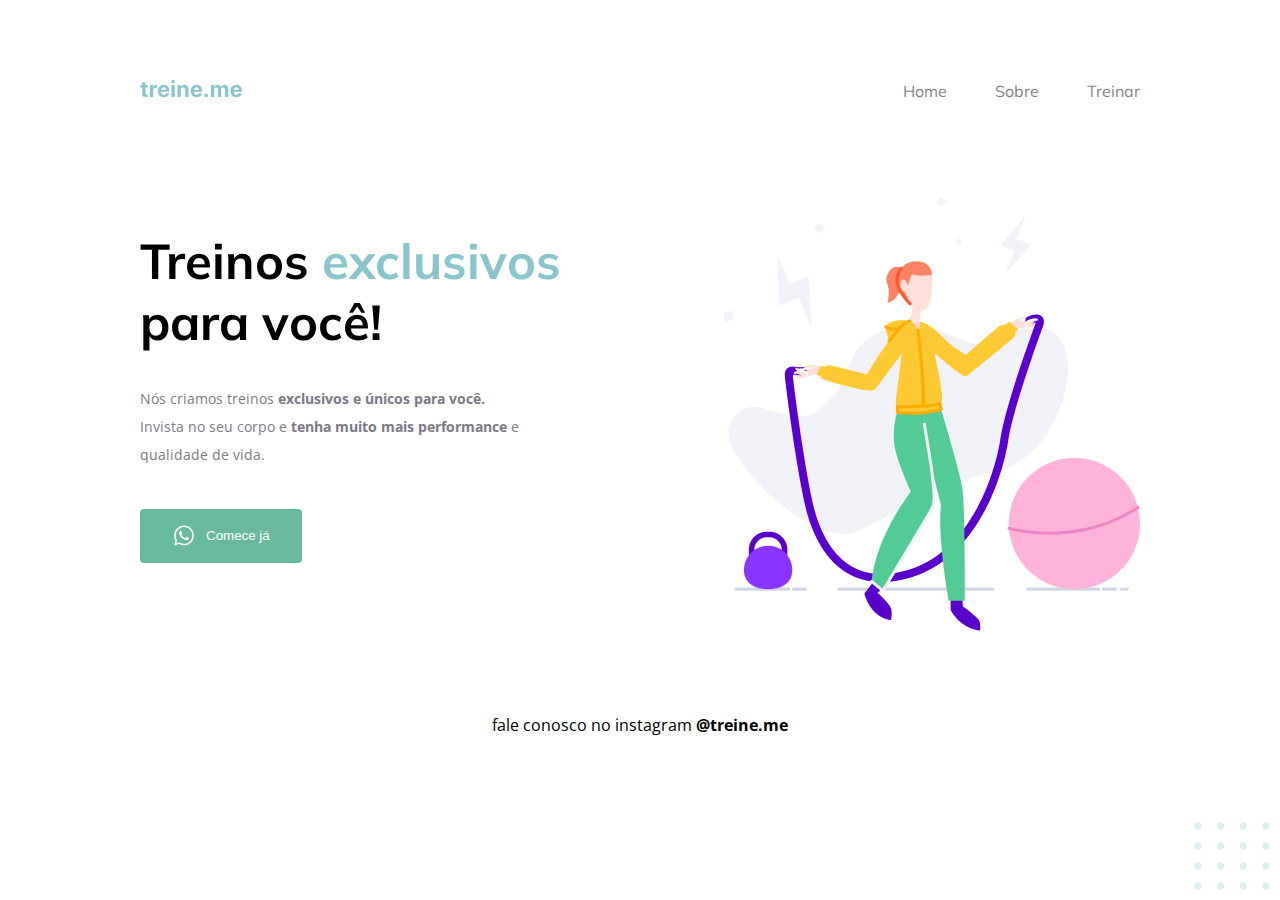
<file: Desafios Stage 02/desafio01/index.html>
<!DOCTYPE html>
<html lang="pt-br">
  <head>
    <link rel="preconnect" href="https://fonts.googleapis.com">
    <link rel="preconnect" href="https://fonts.gstatic.com" crossorigin>

    <meta charset="UTF-8" />
    <meta name="viewport" content="width=device-width, initial-scale=1.0" />
    <title>Treine me</title>

    <link href="https://fonts.googleapis.com/css2?family=Mulish:wght@400;700&family=Open+Sans:wght@400;700&display=swap" rel="stylesheet">

    <link rel="stylesheet" href="style.css">

  </head>
  <body>
    <div class="page">
      <nav>
          <a id="logo" href="#">
            <img src="images/logo.svg" alt="Treine.me" />
          </a>
          <ul>
            <li><a href="#">Home</a></li>
            <li><a href="#">Sobre</a></li>
            <li><a href="#">Treinar</a></li>
          </ul>
      </nav>
      
      <main>
          <section>
            <h1>Treinos <span>exclusivos</span><br>para você!</h1>
            

            <p>
              Nós criamos treinos <strong>exclusivos e únicos para você.</strong></br>
              Invista no seu corpo e <strong>tenha muito mais performance</strong> e<br>qualidade de vida.
            </p>

            <button>
              <img src="images/whats.svg" alt="Ícone do whatsapp">
              Comece já
            </button>

          </section>
          <img src="images/img.png" alt="Desenho de uma mulher pulando corta numa academia.">

      </main>

      <footer>
          fale conosco no instagram <a href="https://instagram.com/treineme" target="_blank"> @treine.me</a>
      </footer>
    </div>

    <img id="balls" src="images/balls.svg" alt="Bolinhas decorativas verdes no canto inferior direito da página.">

  </body>
</html>
</file>
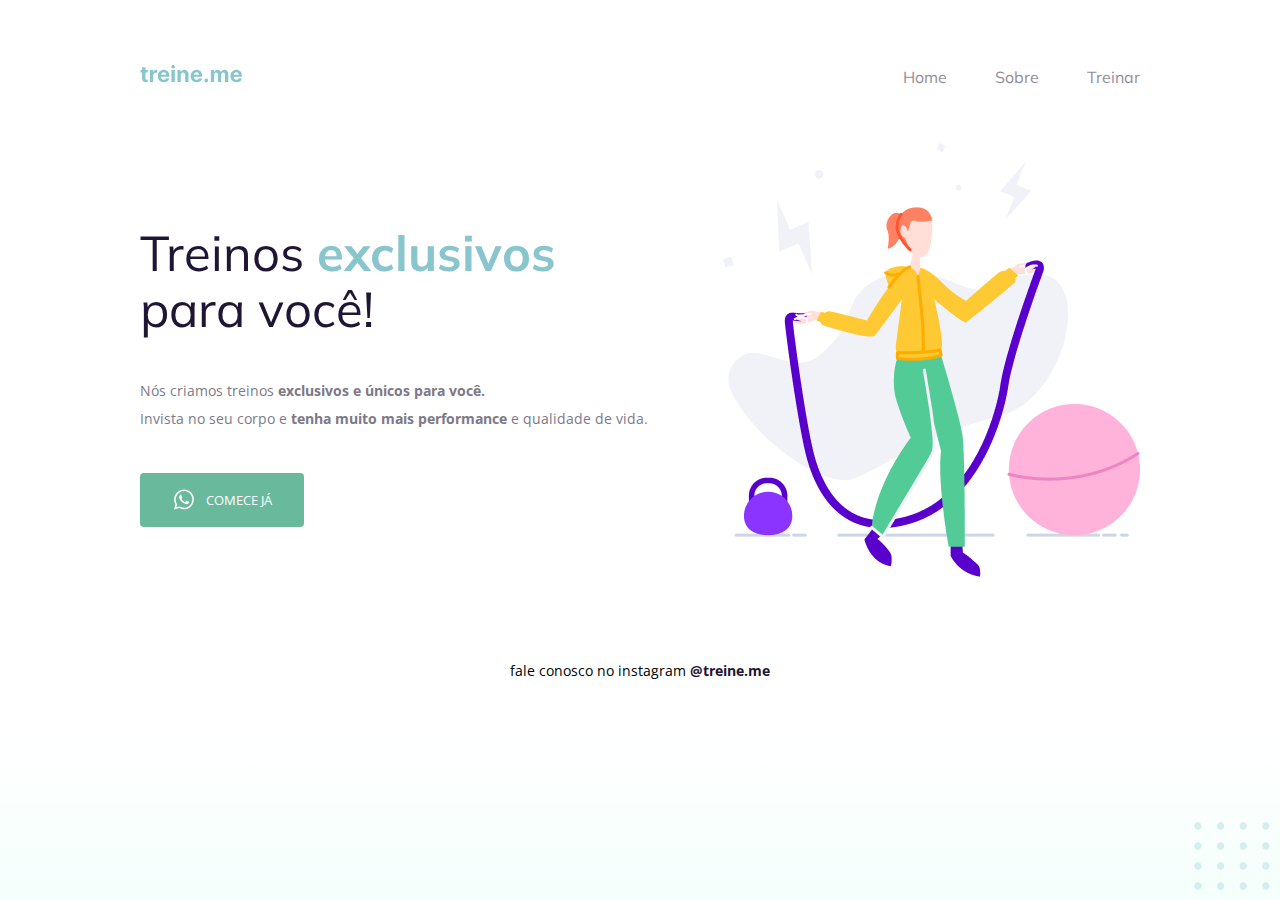
<file: Desafios Stage 02/desafio02/index.html>
<!DOCTYPE html>
<html lang="pt-br">
  <head>
    <link rel="preconnect" href="https://fonts.googleapis.com">
    <link rel="preconnect" href="https://fonts.gstatic.com" crossorigin>

    <meta charset="UTF-8" />
    <meta name="viewport" content="width=device-width, initial-scale=1.0" />
    <title>Treine me</title>

    <link href="https://fonts.googleapis.com/css2?family=Mulish:wght@400;700&family=Open+Sans:wght@400;700&display=swap" rel="stylesheet">

    <link rel="stylesheet" href="style.css">

  </head>
  <body>
    <div class="page">
      <nav>
          <a id="logo" href="#">
            <img src="images/logo.svg" alt="Treine.me" />
          </a>
          <ul>
            <li><a href="#">Home</a></li>
            <li><a href="#">Sobre</a></li>
            <li><a href="#">Treinar</a></li>
          </ul>
      </nav>
    
      <main>
          <section>
            <h1>Treinos <span>exclusivos</span> para você!</h1>


            <p>
              Nós criamos treinos <strong>exclusivos e únicos para você.</strong></br>
              Invista no seu corpo e <strong>tenha muito mais performance</strong> e qualidade de vida.
            </p>

            <button>
                <img src="images/whats.svg" alt="Ícone do whatsapp">
                Comece já
            </button>

          </section>

          <img src="images/img.png" alt="Desenho de uma mulher pulando corta numa academia.">
      
      
      </main>
      
      <footer>
          fale conosco no instagram <a href="https://instagram.com/treineme" target="_blank">@treine.me</a>
      </footer>
    </div>

    <img id="balls" src="images/balls.svg" alt="Bolinhas decorativas verdes no canto inferior direito da página.">

  </body>
</html>
</file>
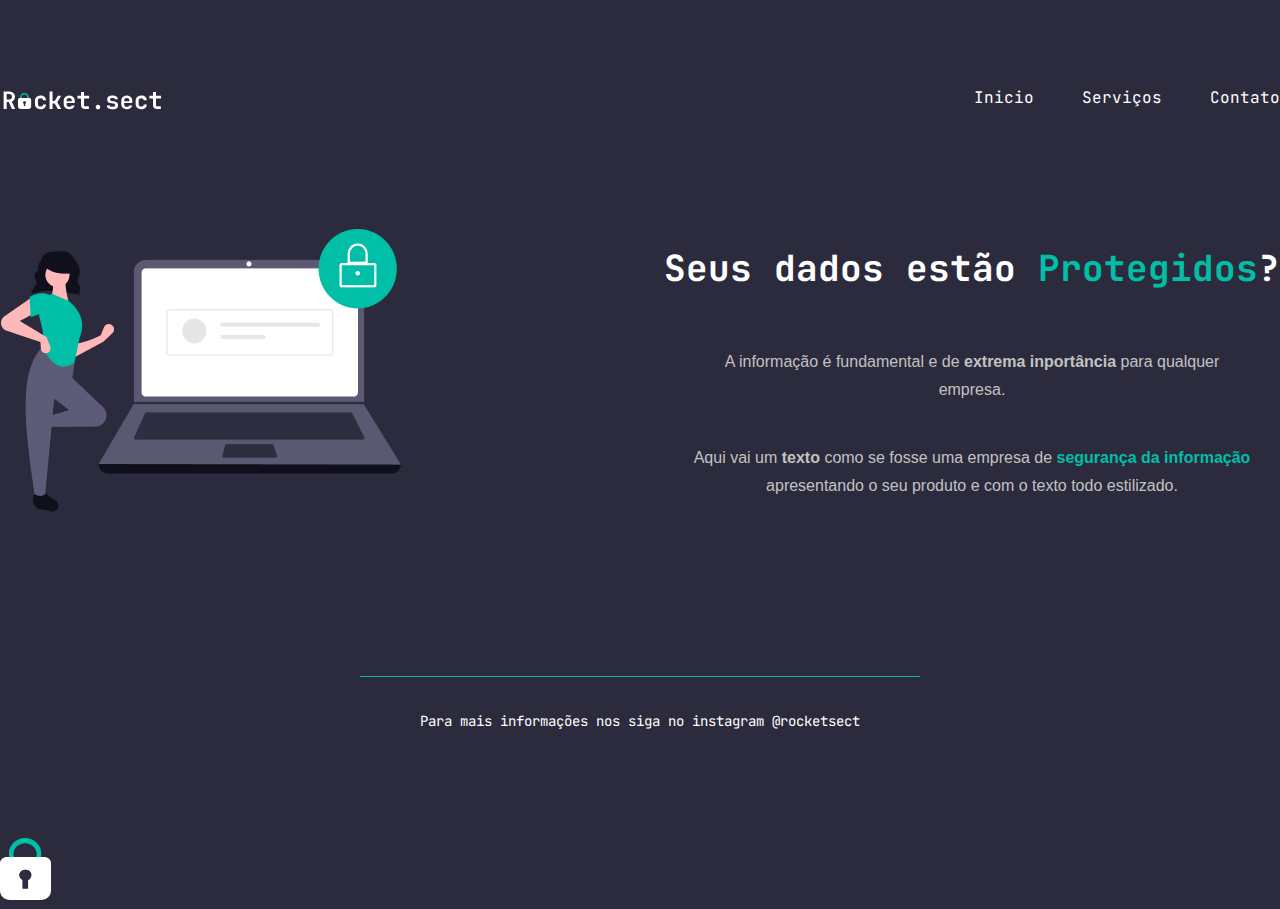
<file: Desafios Stage 02/desafio03/index.html>
<!DOCTYPE html>
<html lang="pt-br">
<head>
    <meta charset="UTF-8">
    <meta name="viewport" content="width=device-width, initial-scale=1.0">
    <title>Document</title>
    <link rel="stylesheet" href="style.css">
</head>
<body>
    <div class="container">
        <nav>
            <img src="./images/logo.svg" alt="logo rocket sect">
            <ul>
                <li><a href="#">Inicio</a></li>
                <li><a href="#">Serviços</a></li>
                <li><a href="#">Contato</a></li>
            </ul>
        </nav>
        <main>
            <img src="./images/img1.png" alt="imagem de uma mulher ao lado de um computador protegido">
            <section>
                
                <h1>Seus dados estão <span>Protegidos</span>?</h1>

                <p>
                    A informação é fundamental e de <strong>extrema inportância</strong> para qualquer<br>empresa.
                </p>
                <p class="paragraph">
                    Aqui vai um <strong>texto</strong> como se fosse uma empresa de <span>segurança da informação</span><br>
                    apresentando o seu produto e com o texto todo estilizado.
                </p>
            </section>
        </main>
        <footer>
            <p>Para mais informações nos siga no instagram <a href="#"></a>@rocketsect</p>
        </footer>
        <img id="cadeado" src="./images/padlock.svg" alt="imagem de um cadeado trancado">
    </div>
</body>
</html>
</file>
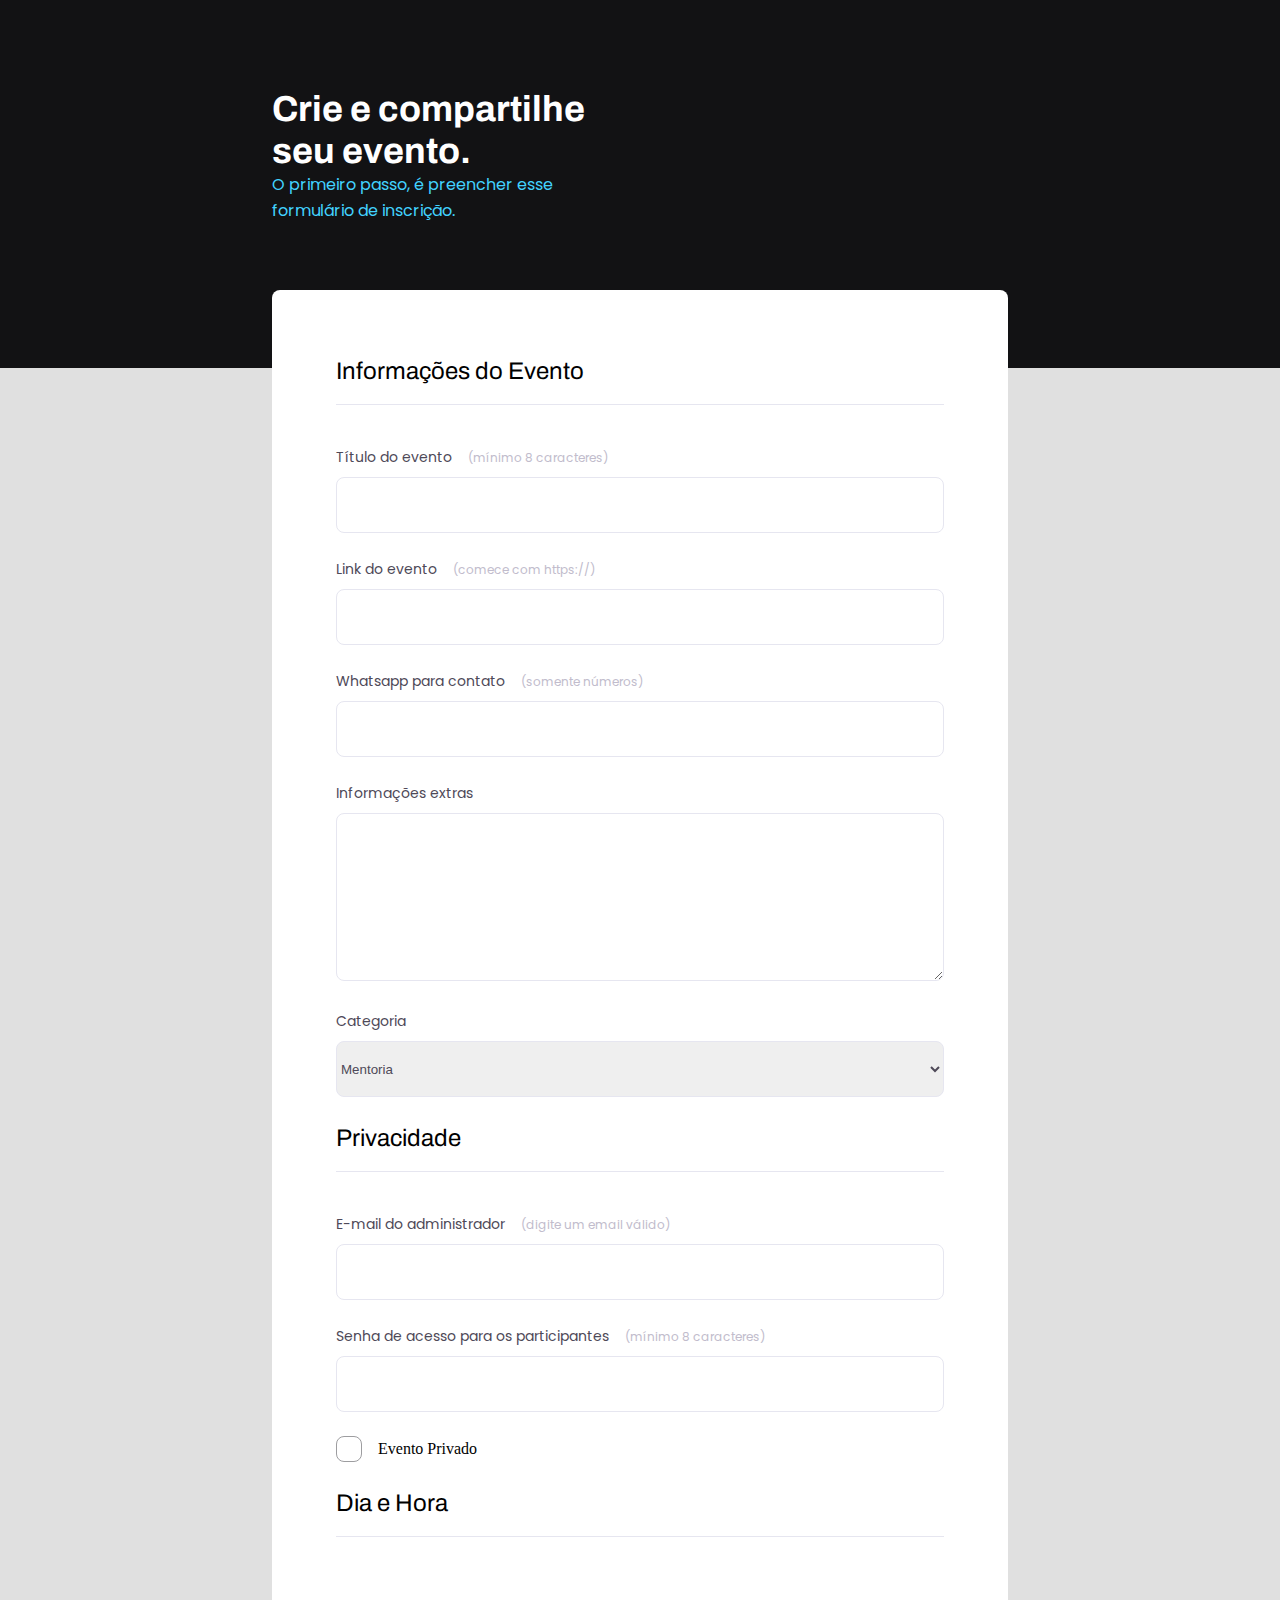
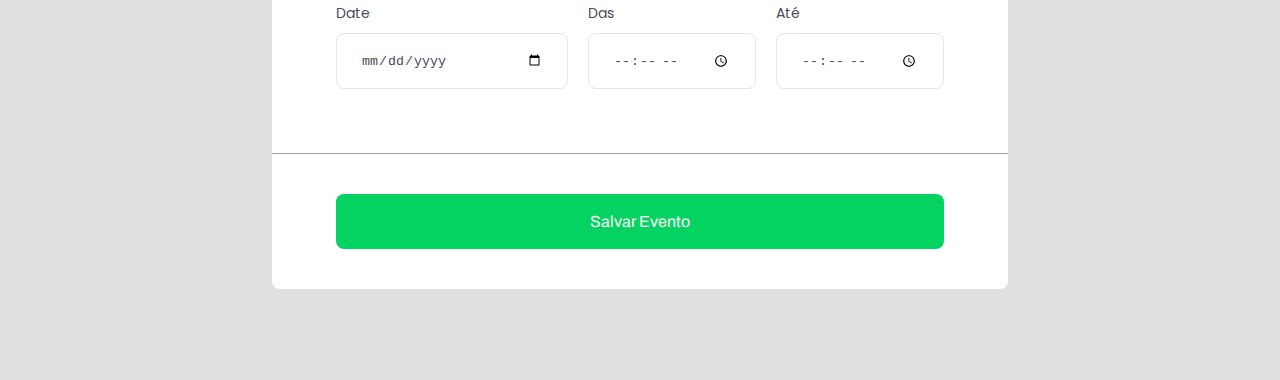
<file: Stage 03/Desafio 1/index.html>
<!DOCTYPE html>
<html lang="en">
<head>
    <meta charset="UTF-8">
    <meta http-equiv="X-UA-Compatible" content="IE=edge">
    <meta name="viewport" content="width=device-width, initial-scale=1.0">
    <title>Document</title>
    <link rel="stylesheet" href="style.css">
</head>
<body>
    <div class="container">
        <header>
            <h1>
                Crie e compartilhe seu evento.
            </h1>
            <p>O primeiro passo, é preencher esse formulário de inscrição.</p>
        </header>
        <form id="my-form">

            <div class="content-wrapper">
                <fieldset>
                    <legend>Informações do Evento</legend>
                    <label for="event-title">
                        Título do evento <span>(mínimo 8 caracteres)</span>
                    </label>
                    <input type="text" required minlength="8" id="event-title">
                </fieldset>
            </div>

            <div class="content-wrapper">
                <fieldset>
                    <label for="event-link">
                        Link do evento <span>(comece com https://)</span>
                    </label>
                    <input type="url" required id="event-link">
                </fieldset>
            </div>

            <div class="content-wrapper">
                <fieldset>
                    <label for="event-contat">
                        Whatsapp para contato <span>(somente números)</span>
                    </label>
                    <input type="number" required id="event-contat">
                </fieldset>
            </div>

            <div class="content-wrapper">
                <fieldset>
                    <label for="event-info">
                        Informações extras
                    </label>
                    <textarea id="event-info"></textarea>
                </fieldset>
            </div>

            <div class="content-wrapper">
                <fieldset>
                    <label for="event-categoria">
                        Categoria
                    </label>
                    <select>
                        <optgroup label="Tipo do Evento">
                            <option value="Mentoria">Mentoria</option>
                            <option value="Teatro">Teatro</option>
                            <option value="Podcast">Podcast</option>
                            <option value="Live">Live</option>
                        </optgroup>
                    </select>
                </fieldset>
            </div>

            <div class="content-wrapper">
                <fieldset>
                    <legend>Privacidade</legend>
                    <label for="event-email">
                        E-mail do administrador <span>(digite um email válido)</span>
                    </label>
                    <input type="email" required id="event-email">
                </fieldset>
            </div>

            <div class="content-wrapper">
                <fieldset>
                    <label for="event-pass">
                        Senha de acesso para os participantes <span>(mínimo 8 caracteres)</span>
                    </label>
                    <input type="password" required id="event-pass">
                </fieldset>
            </div>

            <div class="checkbox-wrapper">
                <input type="checkbox" id="event-privacity">
                <label for="event-privacity">Evento Privado</label>
            </div>

            <fieldset>
                <legend>Dia e Hora</legend>
            </fieldset>
            

            <div class="group-inputs">
                <div class="content-wrapper">
                    <fieldset>
                        <label for="event-date">
                            Date
                        </label>
                        <input type="date" required id="event-date">
                    </fieldset>
                </div>

                <div class="content-wrapper">
                    <fieldset>
                        <label for="event-begin">
                            Das
                        </label>
                        <input type="time" required id="event-begin">
                    </fieldset>
                </div>

                <div class="content-wrapper">
                    <fieldset>
                        <label for="event-end">
                            Até
                        </label>
                        <input type="time" required id="event-end">
                    </fieldset>
                </div>

            </div>

        </form>

    </div>
<footer>
    <input class="button" type="submit" value="Salvar Evento" form="my-form">
</footer>
</body>
</html>
</file>
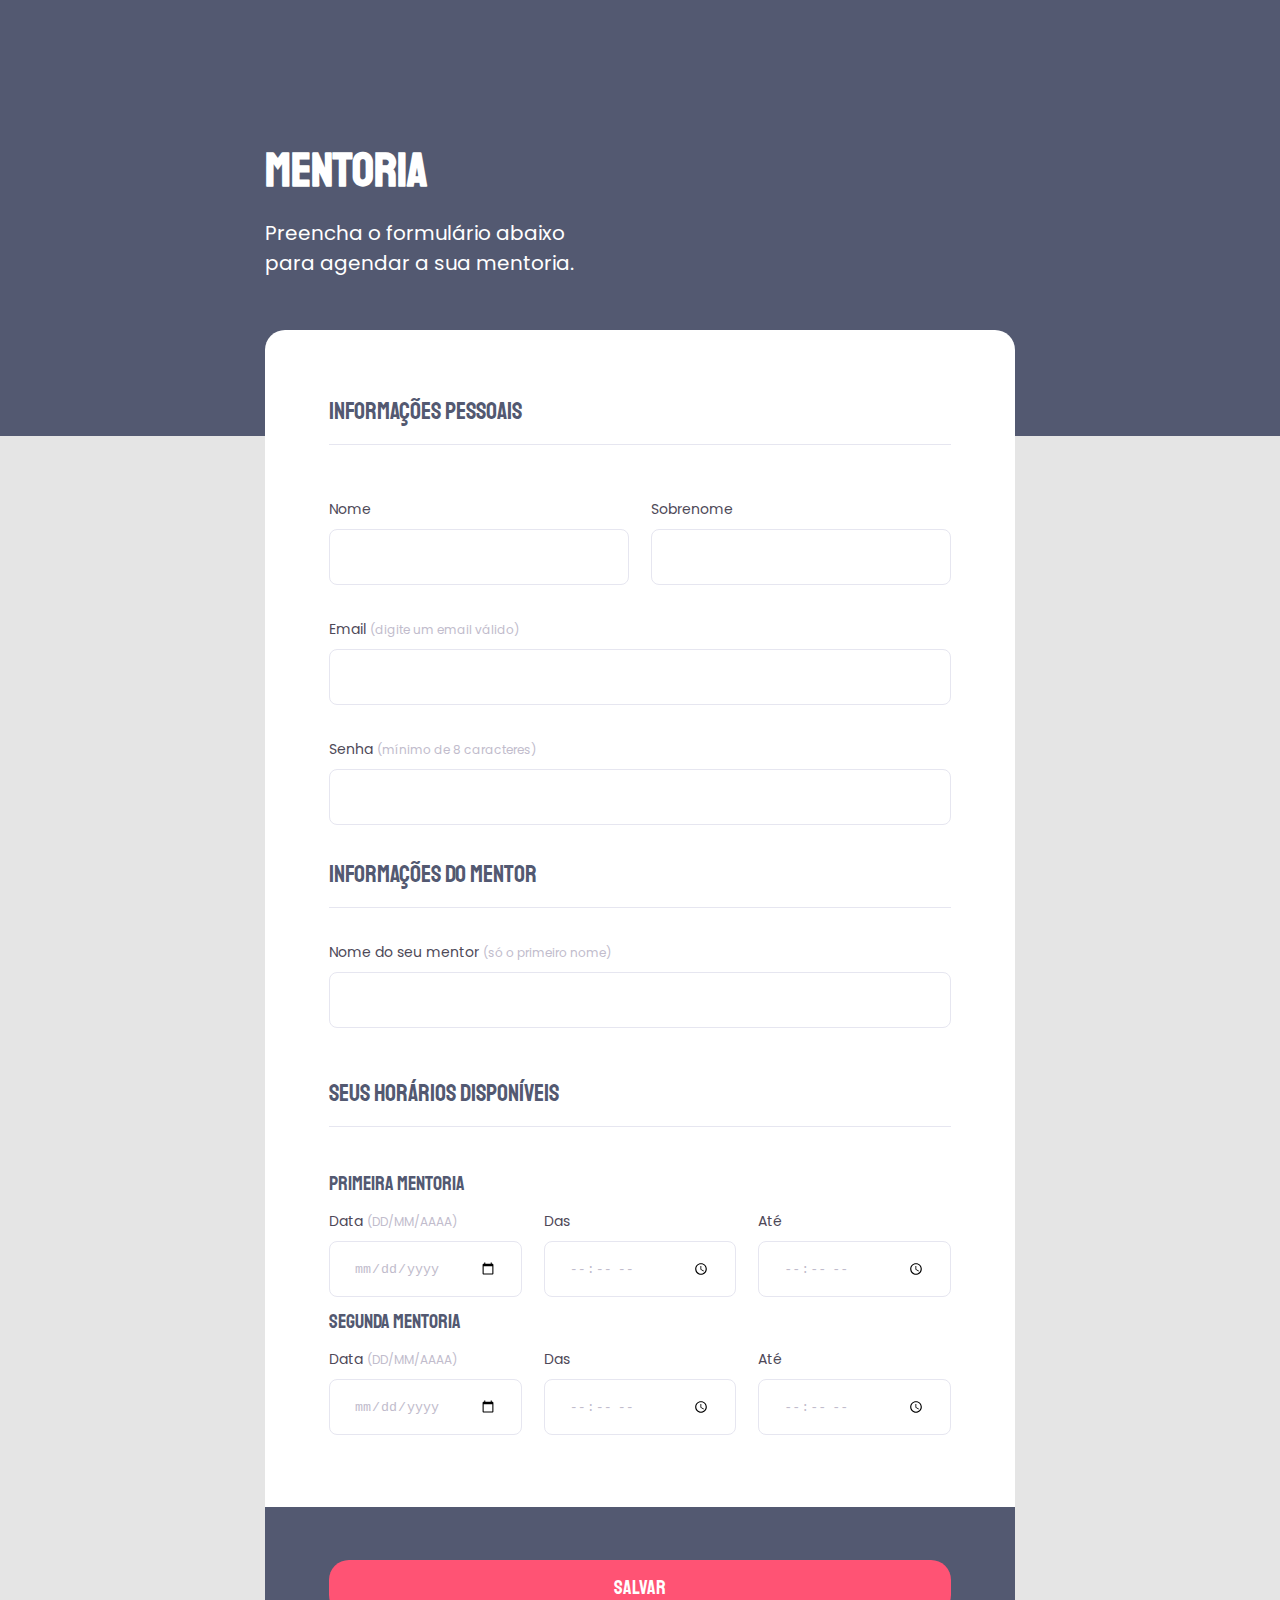
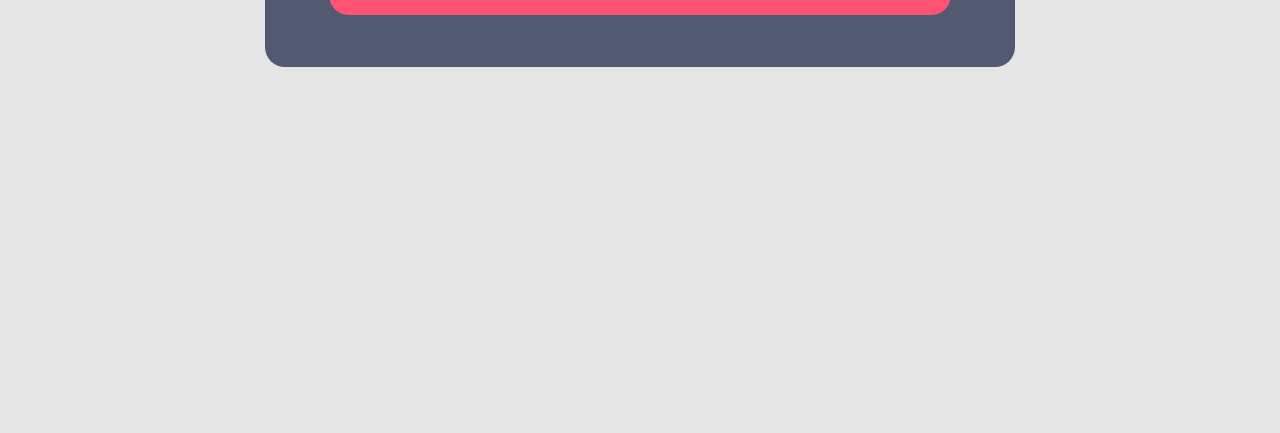
<file: Stage 03/Desafio 2/index.html>
<!DOCTYPE html>
<html lang="pt-br">
<head>
    <meta charset="UTF-8">
    <meta name="viewport" content="width=device-width, initial-scale=1.0">
    <title>Mentoria</title>
    <link rel="stylesheet" href="style.css">
</head>
<body>
    <div class="container">
        <header>
            <h1>Mentoria</h1>
            <p>
                Preencha o formulário abaixo para agendar a sua mentoria.
            </p>
        </header>
        <form id="my-form">

            <fieldset>
                <legend>Informações Pessoais</legend>
            </fieldset>

            <div class="input-group">
                <div class="content-wrapper">
                    <fieldset>
                        <label for="form-name">
                            Nome
                        </label>
                        <input type="text" id="form-name" required>
                    </fieldset>
                </div>

                <div class="content-wrapper">
                    <fieldset>
                        <label for="form-2ndname">
                            Sobrenome
                        </label>
                        <input type="text" id="form-2ndname" required>
                    </fieldset>
                </div>
            </div>

            <div class="content-wrapper">
                <fieldset>
                    <label for="form-email">
                        Email <span>(digite um email válido)</span>
                    </label>
                    <input type="email" id="form-email" required>
                </fieldset>
            </div>

            <div class="content-wrapper">
                <fieldset>
                    <label for="form-pass">
                        Senha <span>(mínimo de 8 caracteres)</span>
                    </label>
                    <input type="password" id="form-pass" required minlength="8">
                </fieldset>
            </div>

            <div class="content-wrapper">
                <fieldset>
                    <legend>Informações do Mentor</legend>

                    <label for="mentor-name">
                        Nome do seu mentor <span>(só o primeiro nome)</span>
                    </label>
                    <input type="text" id="mentor-name" required>
                </fieldset>
            </div>

            <fieldset class="title-hour">
                <legend>Seus horários disponíveis</legend>
            </fieldset>

            <div class="titles-column">
                <fieldset>
                    <legend>Primeira Mentoria</legend>
                </fieldset>
                
                <div class="input-group">

                    <div class="content-wrapper">
                        <fieldset>
                            <label for="form-date">
                                Data <span>(DD/MM/AAAA)</span>
                            </label>
                            <input type="date" id="form-date" required>
                        </fieldset>
                    </div>

                    <div class="content-wrapper">
                        <fieldset>
                            <label for="form-begin">
                                Das
                            </label>
                            <input type="time" id="form-begin" required>
                        </fieldset>
                    </div>

                    <div class="content-wrapper">
                        <fieldset>
                            <label for="form-end">
                                Até
                            </label>
                            <input type="time" id="form-end" required>
                        </fieldset>
                    </div>

                </div>
            
                <fieldset>
                    <legend>Segunda Mentoria</legend>
                </fieldset>

                <div class="input-group">

                    <div class="content-wrapper">
                        <fieldset>
                            <label for="form-date2">
                                Data <span>(DD/MM/AAAA)</span>
                            </label>
                            <input type="date" id="form-date2" required>
                        </fieldset>
                    </div>

                    <div class="content-wrapper">
                        <fieldset>
                            <label for="form-begin2">
                                Das
                            </label>
                            <input type="time" id="form-begin2" required>
                        </fieldset>
                    </div>

                    <div class="content-wrapper">
                        <fieldset>
                            <label for="form-end2">
                                Até
                            </label>
                            <input type="time" id="form-end2" required>
                        </fieldset>
                    </div>

                </div>

                
            </div>

        </form>
    </div>
    <footer>
        <input type="submit" value="salvar" class="button" form="my-form">
    </footer> 
</body>
</html>
</file>
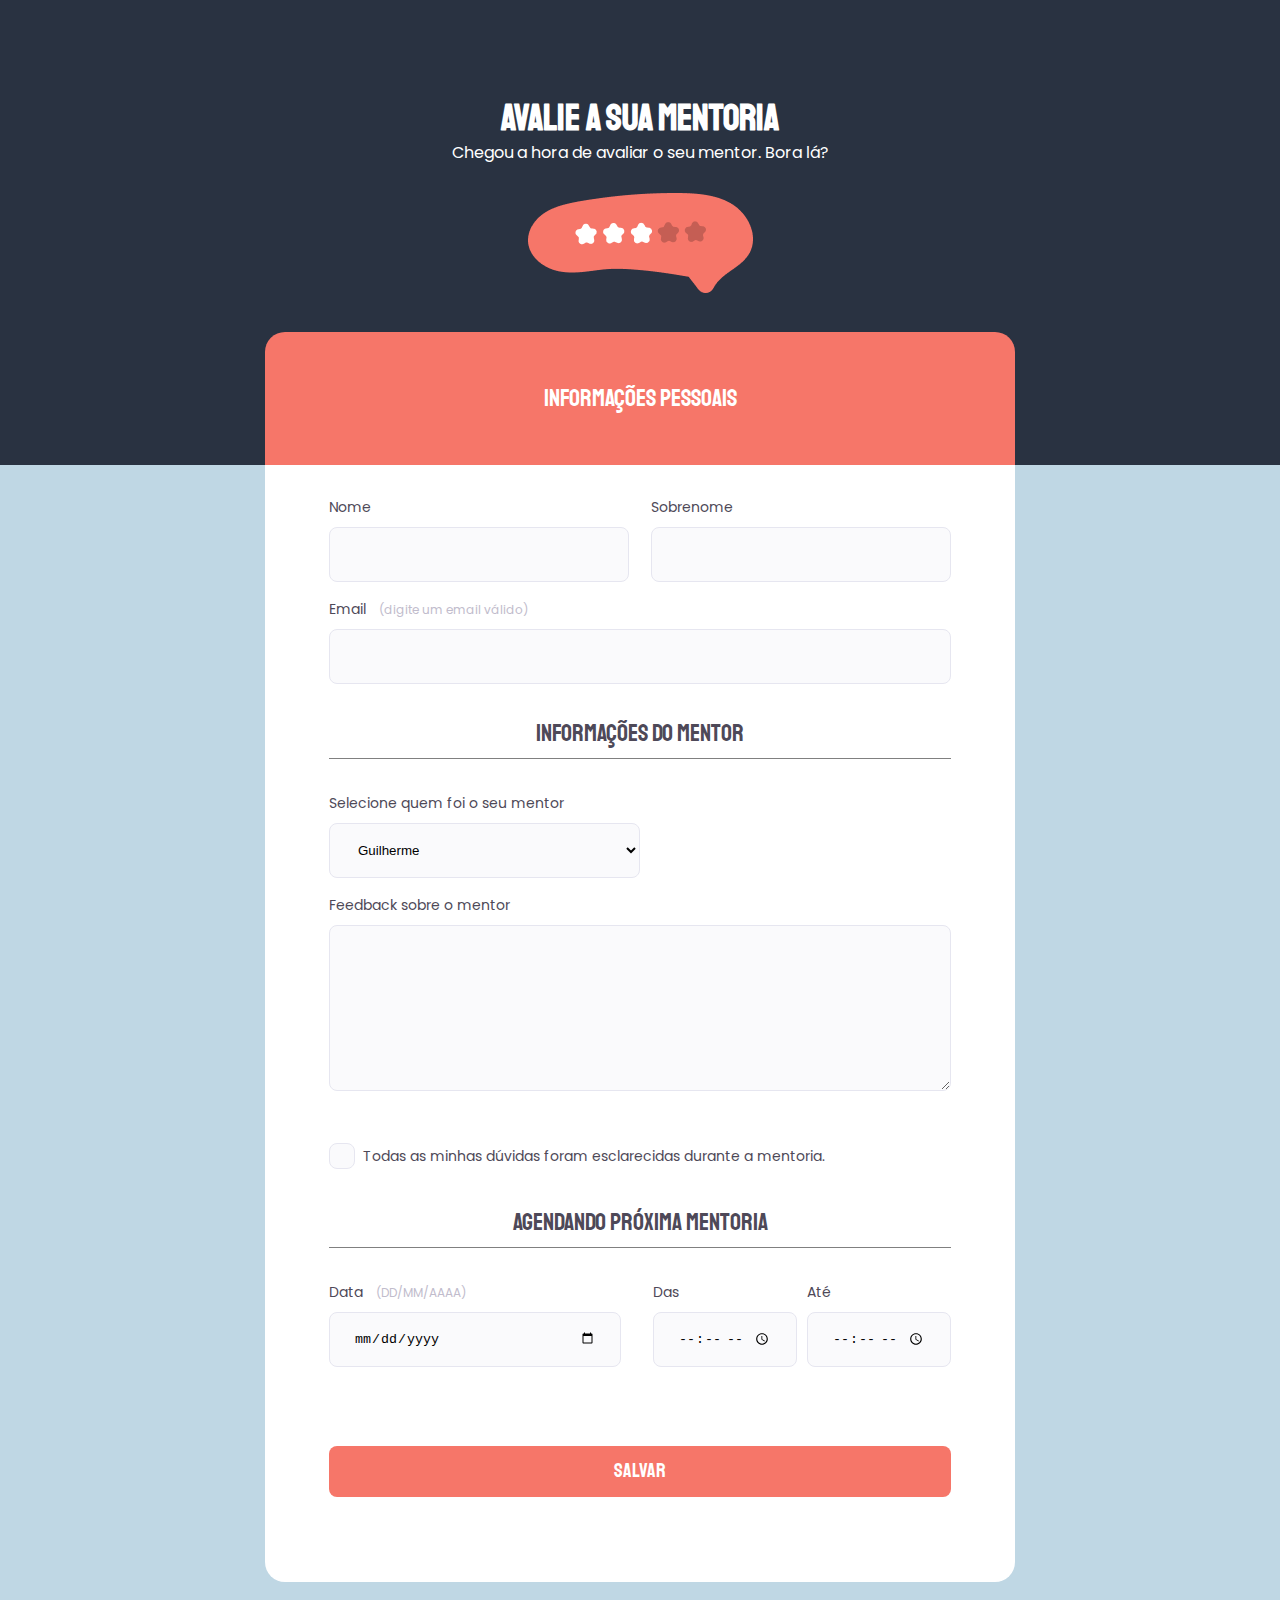
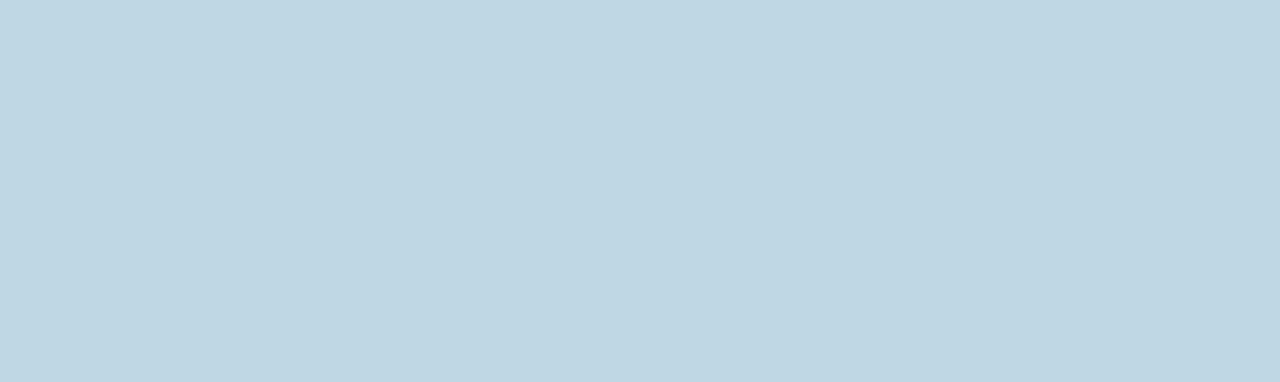
<file: Stage 03/Desafio 3/index.html>
<!DOCTYPE html>
<html lang="pt-br">
<head>
    <meta charset="UTF-8">
    <meta name="viewport" content="width=device-width, initial-scale=1.0">
    <title>Avaliar</title>
    <link rel="stylesheet" href="style.css">
</head>
<body>
    <div class="container">
        <header>
            <h1>Avalie a sua mentoria</h1>
            <p>Chegou a hora de avaliar o seu mentor. Bora lá?</p>
            <img src="./img/img1.png" alt="Imagens de 5 estrelas de avaliação com 3 delas acesas e duas escurecidas">
        </header>

        <div class="legend-header">
            <fieldset>
                <legend>Informações Pessoais</legend>
            </fieldset>
        </div>

        <form id="my-form">
            <div class="input-group">
                <div class="content-wrapper">
                    <fieldset>
                        <label for="form-name">
                            Nome
                        </label>
                        <input type="text" id="form-name" required>
                    </fieldset>
                </div>

                <div class="content-wrapper">
                    <fieldset>
                        <label for="form-2ndname">
                            Sobrenome
                        </label>
                        <input type="text" id="form-2ndname" required>
                    </fieldset>
                </div>
            </div>

            <div class="content-wrapper">
                <fieldset>
                    <label for="form-email">
                        Email <span>(digite um email válido)</span>
                    </label>
                    <input type="email" id="form-email" required>
                </fieldset>
            </div>

            <fieldset>
                <legend>Informações do Mentor</legend>
            </fieldset>

            <div class="content-wrapper">
                <fieldset>
                    <label for="form-mentor">
                        Selecione quem foi o seu mentor
                    </label><br>
                    <select id="form-mentor" required>
                        <option value="Guilherme">Guilherme</option>
                        <option value="Ricardo">Ricardo</option>
                        <option value="Richard">Richard</option>
                        <option value="Matheus">Matheus</option>
                    </select>
                </fieldset>
            </div>

            <div class="content-wrapper">
                <fieldset>
                    <label for="form-feedback">
                        Feedback sobre o mentor
                    </label>
                    <textarea id="form-feedback">

                    </textarea>
                </fieldset>
            </div>

            <div class="checkbox-wrapper">
                <input type="checkbox" id="form-check">
                <label for="form-check">
                    Todas as minhas dúvidas foram esclarecidas durante a mentoria.
                </label>
            </div>

            <fieldset>
                <legend>Agendando próxima mentoria</legend>
            </fieldset>

            <div class="input-group2">
                <div class="content-wrapper">
                    <fieldset>
                        <label for="form-date">
                            Data <span>(DD/MM/AAAA)</span>
                        </label>
                        <input type="date" id="form-date" required>
                    </fieldset>
                </div>

                <div class="input-group3">
                    <div class="content-wrapper">
                        <fieldset>
                            <label for="form-begin">
                                Das
                            </label>
                            <input type="time" id="form-begin" required>
                        </fieldset>
                    </div>
    
                    <div class="content-wrapper">
                        <fieldset>
                            <label for="form-end">
                                Até
                            </label>
                            <input type="time" id="form-end" required>
                        </fieldset>
                    </div>
                </div>
            </div>
                
            <input type="submit" class="button" value="Salvar" form="my-form">
        </form>
    </div>
</body>
</html>
</file>
<file: Desafios Stage 02/desafio01/style.css>
body{
  margin: auto 0;
  min-height: 100vh;
}
.page{
  width: 1000px;
  padding-top: 65px;
  margin: 0 auto;
}
nav{
  display: flex;
  justify-content: space-between;
  align-items: center;
}
ul li a{
  font-family: 'Mulish', sans-serif;
  color: black;
  text-decoration: none;
  opacity: 0.5;
}
ul li a:hover{
  opacity: 1;
  font-weight: bold;
}
nav ul{
  display: flex;
  gap: 48px;
  list-style: none;
}
main{
  margin: 80px 0 40px 0;
  display: flex;
  justify-content: space-between;
}
h1 span{
  color: #89C5CC;
}
h1{
  font-size: 49px;
  font-family: 'Mulish', sans-serif;
}
section p{
  font-family: 'Open Sans';
  color: #7D7987;
  font-size: 14px;
  line-height: 28px;
}
section button{
  background-color: #69B99D;
  color: white;
  display: flex;
  align-items: center;
  border: none;
  border-radius: 4px;
  padding: 14px 32px 15px;
  gap: 10px;
  margin-top: 40px;
}
footer{
  font-family: 'Open Sans';
  text-align: center;
  margin-top: 80px;
  line-height: 28px;
}
footer a{
  text-decoration: none;
  color: black;
  font-weight: bold;
}
#balls{
  position: fixed;
  bottom: 0;
  right: 0;
}
</file>
<file: Desafios Stage 02/desafio02/style.css>
body {
  margin: 0;

  font-family: "Open Sans", sans-serif;

  background: linear-gradient(180deg, rgb(227, 255, 248, 0) 82.08%, rgb(227, 255, 248, 0.38) 100%);

  min-height: 100vh;
}

.page {
  width: 1000px;
  margin: 0 auto;
  padding-top: 65px;
}

nav {
  display: flex;
  justify-content: space-between;
  align-items: center;

  margin-bottom: 55px;
}

ul {
  display: flex;
  gap: 48px;
  list-style: none;
  margin: 0;
  padding: 0;
}

a {
  color: #1f1534;
  text-decoration: none;
}

ul li a {
    opacity: 0.5;
}

ul li a:hover {
  font-weight: bold;
  opacity: 1;
}

ul,
h1 {
  font-family: "Mulish", sans-serif;
}

main {
  display: flex;
  align-items: center;
  justify-content: space-between;
}

h1 {
  font-size: 49px;
  line-height: 56px;
  color: #1f1534;

  font-weight: normal;

  width: 490px;
}

h1 span {
  color: #89c5cc;
  font-weight: bold;
}

p {
  font-size: 14px;
  line-height: 28px;
  color: #7d7987;

  margin: 40px 0;
}

button {
  color: white;
  text-transform: uppercase;
  font-family: "Open Sans", sans-serif;

  background: #69B99D;
  border: 0;
  padding: 14px 32px 15px;

  display: flex;
  align-items: center;
  justify-content: center;
  gap: 10px;

  border-radius: 4px;

  cursor: pointer;
}

footer {
  font-size: 14px;
  line-height: 28px;

  text-align: center;

  margin-top: 80px;
}

footer a {
  font-weight: bold;
}

#balls {
    position: fixed;
    bottom: 0;
    right: 0;
}
</file>
<file: Desafios Stage 02/desafio03/style.css>
@import url('https://fonts.googleapis.com/css2?family=JetBrains+Mono&display=swap');
body{
    background: #2C2B3D;
    margin: 0;
}
.container{
    width: 1280px;
    margin: 71px auto;
}
nav{
    display: flex;
    justify-content: space-between;
    align-items: center;
}
nav ul{
    display: flex;
    list-style: none;
    gap: 48px;
}
ul li a{
    font-family: 'JetBrains Mono', monospace;
    text-decoration: none;
    color: white;
}
main{
    display: flex;
    justify-content: space-between;
    align-items: center;
    margin: 100px auto;
}
section h1{
    font-size: 36px;
    line-height: 40px;
    text-align: center;
    color: white;
    font-family: 'JetBrains Mono', monospace;
}
section h1 span{
    color: #00BFA6;
}
section p{
    margin-top: 60px;
    text-align: center;
    color: #C2C2C2;
    font-size: 16px;
    font-family: 'Open Sans', sans-serif;
    line-height: 28px;
}
.paragraph{
    margin-top: 40px;
}
.paragraph span{
    color: #00BFA6;
    font-weight: bold;
}
footer{
    max-width: 560px;
    display: flex;
    justify-content: center;
    margin: 160px auto;
    border-top: 1px solid#00BFA6;
}
footer p{
    font-family: 'JetBrains Mono', monospace;
    font-size: 14px;
    line-height: 28px;
    color: white;
    margin-top: 30px;
}
#cadeado{
    position: fixed;
    left: 0;
    bottom: 0;
}
</file>
<file: Stage 03/Desafio 1/style.css>
@import url('https://fonts.googleapis.com/css2?family=Archivo&display=swap');
@import url('https://fonts.googleapis.com/css2?family=Poppins&display=swap');


*{
    box-sizing: border-box;
    margin: 0;
    padding: 0;
}
body{
    background: #E0E0E0;
}
body::after{
    content: "";
    background: #121214;
    width: 100%;
    height: 368px;
    position: absolute;
    z-index: -1;
    top: 0;
    left: 0;
}
.container{
    display: flex;
    flex-direction: column;
    width: 736px;
    margin: 0 auto;
    gap: 24px;
    margin-top: 88px;
}

header{
    width: 319px;
    color: white;
}
header h1{
    font-family: 'Archivo', sans-serif;
    font-weight: 700;
    font-size: 36px;
    line-height: 42px;
}
header p{
    color: #42D3FF;
    font-family: 'Poppins', sans-serif;
    font-size: 16px;
    line-height: 26px;
}

#my-form{
    display: flex;
    flex-direction: column;
    gap: 24px;
    margin-top: 42px;
    background: white;
    padding: 64px;
    border-radius: 8px 8px 0 0;
}

fieldset{
    border: none;
}
fieldset legend{
    font-family: 'Archivo', sans-serif;
    font-size: 24px;
    line-height: 34px;
    margin-bottom: 40px;
    border-bottom: 1px solid #E6E6F0;
    width: 100%;
    padding-bottom: 16px;
}
fieldset label{
    font-family: 'Poppins', sans-serif;
    font-size: 14px;
    line-height: 24px;
    color: #4E4958;
}
fieldset label span{
    margin-left: 12px;
    font-size: 12px;
    line-height: 20px;
    color: #C1BCCC;
}
fieldset input, textarea, select{
    width: 100%;
    height: 56px;
    margin: 8px 24px 0 0;
    border-radius: 8px;
    border: 1px solid #E6E6F0;
    padding: 24px;
    color: #4E4958;
}
fieldset textarea{
    height: 168px;
}
fieldset select{
    padding: 0;
}

.checkbox-wrapper label::before{
    content: "";
    display: block;
    width: 24px;
    height: 24px;
    border: 1px solid black;
    border-radius: 8px;
    border: 1px solid #9d9da0;
}
.checkbox-wrapper label{
    display: flex;
    gap: 16px;
    align-items: center;
}
.checkbox-wrapper input{
    position: absolute;
    opacity: 0;
}
.checkbox-wrapper > input:checked + label::before{
    background-image: url(./imgs/Vector.svg);
    background-repeat: no-repeat;
    background-position: center;
}
.checkbox-wrapper > input:focus + label::before{
    border: 2px solid #9d9da0;
}

.group-inputs{
    display: flex;
    gap: 20px;
}
.group-inputs > div:nth-child(1){
    width: 100%;
}
footer{
    display: flex;
    flex-direction: column;
    width: 736px;
    margin: 0 auto;
    height: 136px;
    background: white;
    margin-bottom: 91px;
    border-radius: 0 0 8px 8px;
    padding: 40px 64px;
    background: white;
    justify-content: center;
    border-top: 1px solid #9d9da0;
}

.button{
    height: 56px;
    border-radius: 8px;
    border: none;
    background: #04D361;
    color: white;
    font-family: 'Archivo', sans-serif;
    font-size: 16px;
    line-height: 26px;
}
.button:hover{
    background: #058f43;
}
</file>
<file: Stage 03/Desafio 2/style.css>
@import url('https://fonts.googleapis.com/css2?family=Poppins&family=Staatliches&display=swap');
*{
    box-sizing: border-box;
    margin: 0;
    padding: 0;
}
:root{
    font-size: 62.5%;
}
body{
    font-size: 1.6rem;
    background: #E5E5E5;
}
body::before{
    position: absolute;
    content: "";
    top: 0;
    left: 0;
    z-index: -1;
    width: 100%;
    height: 43.6rem;
    background: #535971;
}

.container{
    display: flex;
    flex-direction: column;
    width: 75rem;
    margin: 0 auto;
    margin-top: 14rem;
}

header{
    width: 35rem;
}
header h1{
    font-family: 'Staatliches', cursive;
    font-size: 4.8rem;
    line-height: 6rem;
    color: white;
}
header p{
    font-family: 'Poppins', sans-serif;
    font-size: 2rem;
    line-height: 3rem;
    margin-top: 1.8rem;
    color: white;
}

#my-form{
    display: flex;
    flex-direction: column;
    padding: 6.4rem;
    background: white;
    border-radius: 2rem 2rem 0 0;
    margin-top: 5.2rem;
}
fieldset{
    border: none;
}
fieldset legend{
    font-family: 'Staatliches';
    font-size: 2.4rem;
    line-height: 3.4rem;
    color: #535971;
    padding-bottom: 1.6rem;
    border-bottom: 1px solid #E6E6F0;
    width: 100%;
}
fieldset label{
    font-family: 'Poppins', sans-serif;
    font-size: 1.4rem;
    line-height: 2.4rem;
    color: #4E4958;
}
fieldset label span{
    font-family: 'Poppins', sans-serif;
    font-size: 1.2rem;
    line-height: 2rem;
    color: #C1BCCC;
}
.input-group{
    display: flex;
    margin-top: 3.6rem;
    gap: 2.2rem;
}
.content-wrapper{
    width: 100%;
    margin-bottom: 1.6rem;
    margin-top: 1.6rem;
}
.content-wrapper input{
    width: 100%;
    height: 5.6rem;
    margin-top: 0.8rem;
    border-radius: 0.8rem;
    border: 1px solid #E6E6F0;
    padding: 2.4rem;
    color: #C1BCCC;
}
.content-wrapper fieldset legend{
    margin-bottom: 3.2rem;
}
.title-hour{
    margin: 3.2rem 0 4.0rem 0;
}
.titles-column fieldset legend{
    font-size: 2rem;
    line-height: 3.4rem;
    border-bottom: none;
    margin-top: 0;
    padding: 0;
}
.titles-column .input-group{
    margin-top: 0.8rem;
}
.titles-column .content-wrapper{
    margin-top: 0;
    margin-bottom: 0.8rem;
}


footer{
    display: flex;
    flex-direction: column;
    width: 75rem;
    margin: 0 auto;
    height: 16rem;
    border-radius: 0 0 2rem 2rem;
    background: #535971;
    margin-bottom: 36.6rem;
    justify-content: center;
    padding: 6.4rem;
}
.button{
    height: 5.5rem;
    background: #FF5374;
    border: none;
    border-radius: 2rem;
    font-family: 'Staatliches', cursive;
    font-size: 2rem;
    line-height: 2.6rem;
    color: white;
    padding: 1.5rem 4rem;
}
.button:hover{
    background: #9e4355;
    cursor: pointer;
}
</file>
<file: Stage 03/Desafio 3/style.css>
@import url('https://fonts.googleapis.com/css2?family=Poppins&family=Staatliches&display=swap');

*{
    box-sizing: border-box;
    margin: 0;
    padding: 0;
}
:root{
    font-size: 62.5%;
}
body{
    width: 100%;
    font-size: 1.6rem;
    background: #BFD7E4;
    font-family: 'Poppins';
    font-size: 14px;
    line-height: 24px;
    color: #4E4958;
}
body::before{
    content: "";
    width: 100%;
    height: 46.5rem;
    background: #293241;
    position: absolute;
    left: 0;
    top: 0;
    z-index: -1;
}
.container{
    display: flex;
    flex-direction: column;
    margin: 0 auto;
    width: 75rem;
}

header{
    margin-top: 0;
    text-align: center;
}
header h1{
    font-family: 'Staatliches';
    font-size: 3.6rem;
    line-height: 4.5rem;
    color: white;
    margin-top: 9.55rem;
}
header p {
    font-family: 'Poppins';
    font-size: 1.6rem;
    line-height: 2.4rem;
    color: white;
    margin-bottom: 2.8rem;
}
header img {
    margin-bottom: 3.2rem;
}
.legend-header{
    width: 100%;
    height: 13.3rem;
    background: #F67669;
    display: flex;
    flex-direction: column;
    justify-content: center;
    border-radius: 2rem 2rem 0 0;
}
fieldset{
    border: none;
}
fieldset legend{
    width: 100%;
    text-align: center;
    font-family: 'Staatliches', cursive;
    font-size: 2.4rem;
    line-height: 3.4rem;
}
fieldset label span{
    font-family: 'Poppins';
    font-size: 12px;
    line-height: 20px;
    color: #C1BCCC;
    margin-left: 0.9rem;
}
fieldset input, textarea, select {
    margin-top: 0.8rem;
    width: 100%;
    height: 5.5rem;
    border-radius: 0.8rem;
    border: 1px solid #E6E6F0;
    background: #FAFAFC;
    padding: 2.4rem;
    margin-bottom: 1.5rem;
}
fieldset select{
    padding: 0 2.4rem;
    width: 50%;
}
fieldset textarea{
    height: 16.6rem;
}
.input-group{
    display: flex;
    gap: 22px;
    align-items: center;
}
.content-wrapper{
    width: 100%;
}
#my-form fieldset legend{
    margin-bottom: 3.2rem;
    padding-bottom: 0.8rem;
    border-bottom: 1px solid gray;
}
#form-check{
    margin-bottom: 3.2rem;
    margin-top: 3rem;
}
#form-email{
    margin-bottom: 3.2rem;
}
.legend-header{
    color: white;
}
#my-form{
    background: white;
    padding: 3rem 6.4rem;
    margin-bottom: 40rem;
    border-radius: 0 0 2rem 2rem;
}

.input-group2{
    display: flex;
    gap: 3.2rem;
    align-items: center;
}
.input-group3{
    display: flex;
    gap: 1rem;
    align-items: center;
}
.button{
    margin-top: 6.4rem;
    width: 100%;
    height: 5.1rem;
    border: none;
    color: white;
    background: #F67669;
    font-family: 'Staatliches';
    font-size: 2rem;
    line-height: 2.6rem;
    border-radius: 0.8rem;
    margin-bottom: 5.5rem;
}
.button:hover{
    background: #ad544b;
    cursor: pointer;
}
.checkbox-wrapper label::before{
    content: '';
    width: 2.4rem;
    height: 2.4rem;
    border: 1px solid #E6E6F0;
    background: #FAFAFC;
    border-radius: 0.8rem;
}
.checkbox-wrapper label{
    display: flex;
    align-items: center;
    gap: 0.8rem;
    margin-top: 3.0rem;
    margin-bottom: 3.6rem;
    
}
.checkbox-wrapper input{
    position: absolute;
    opacity: 0;
}
.checkbox-wrapper{
    display: flex;
    align-items: center;
}
.checkbox-wrapper > input:checked + label::before{
    background: lightblue;
}
.checkbox-wrapper > input:focus + label::before{
    border: 2px solid black;
}
</file>
